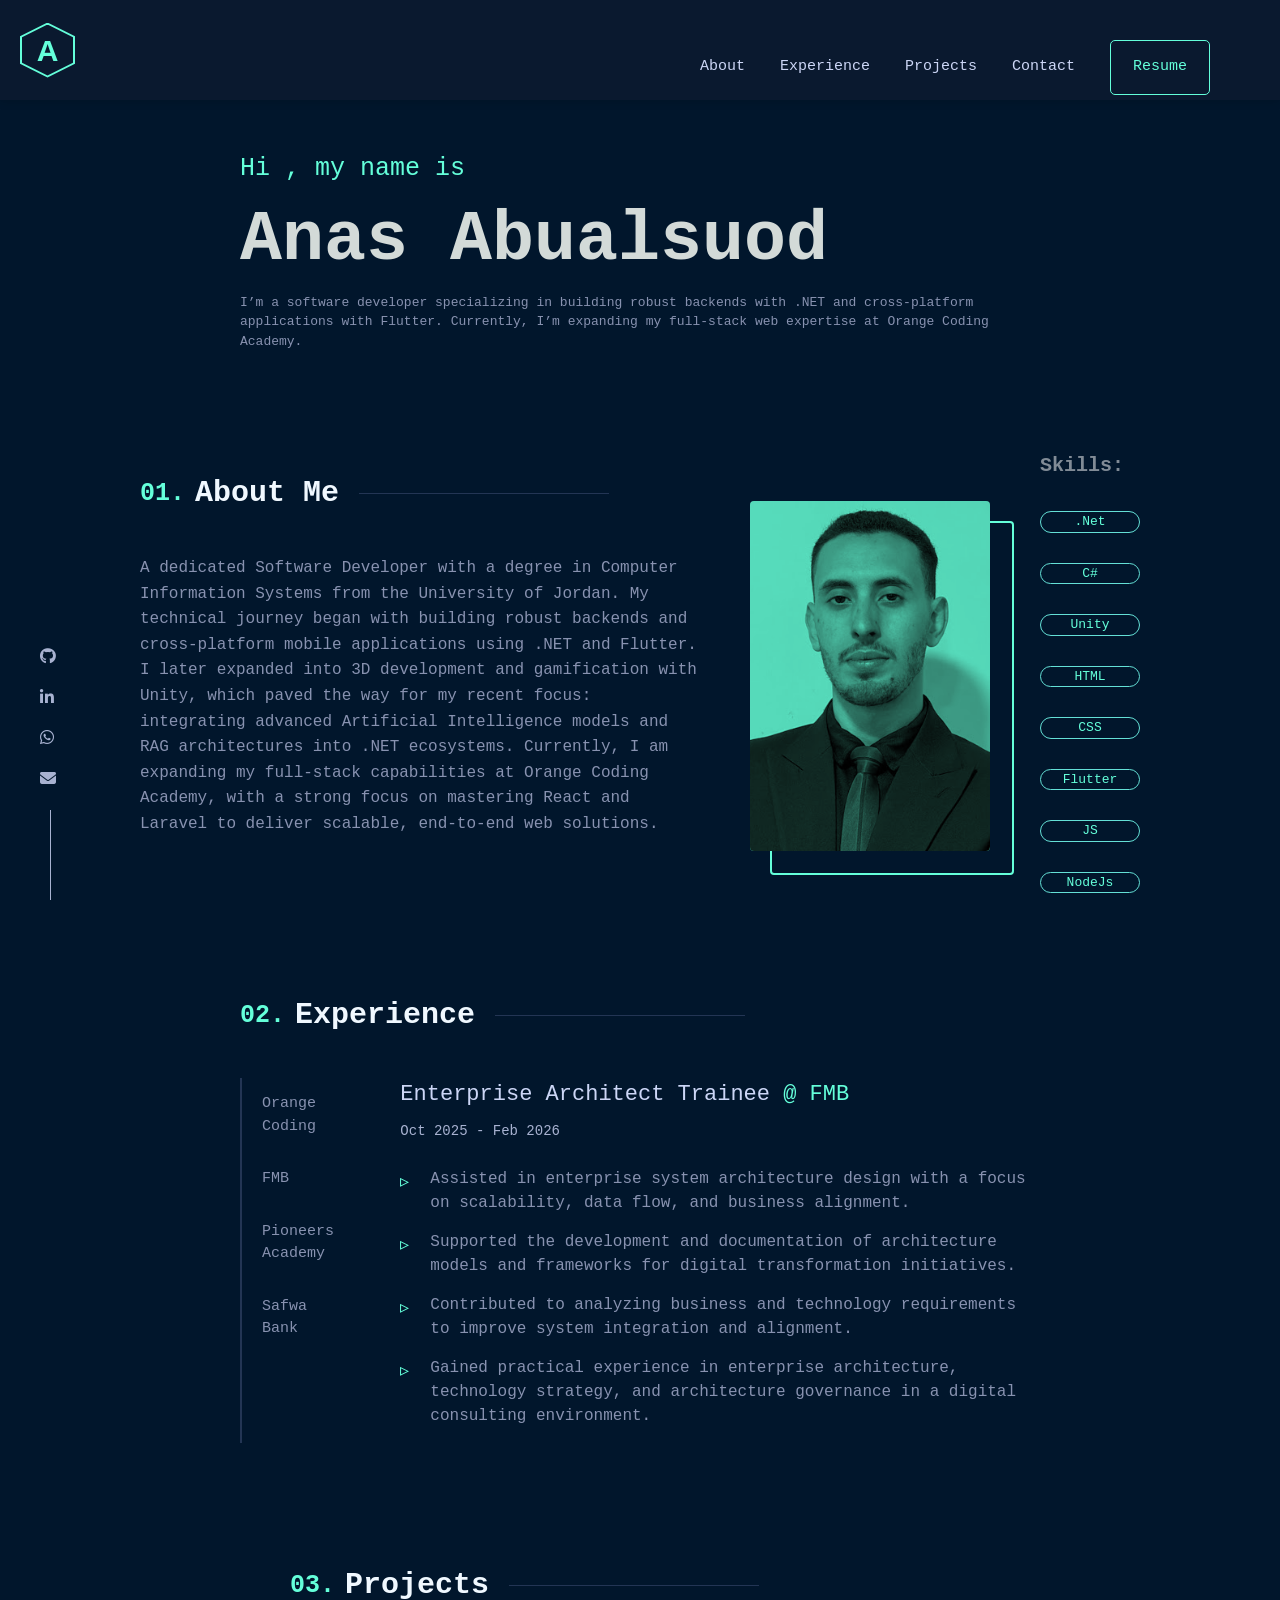
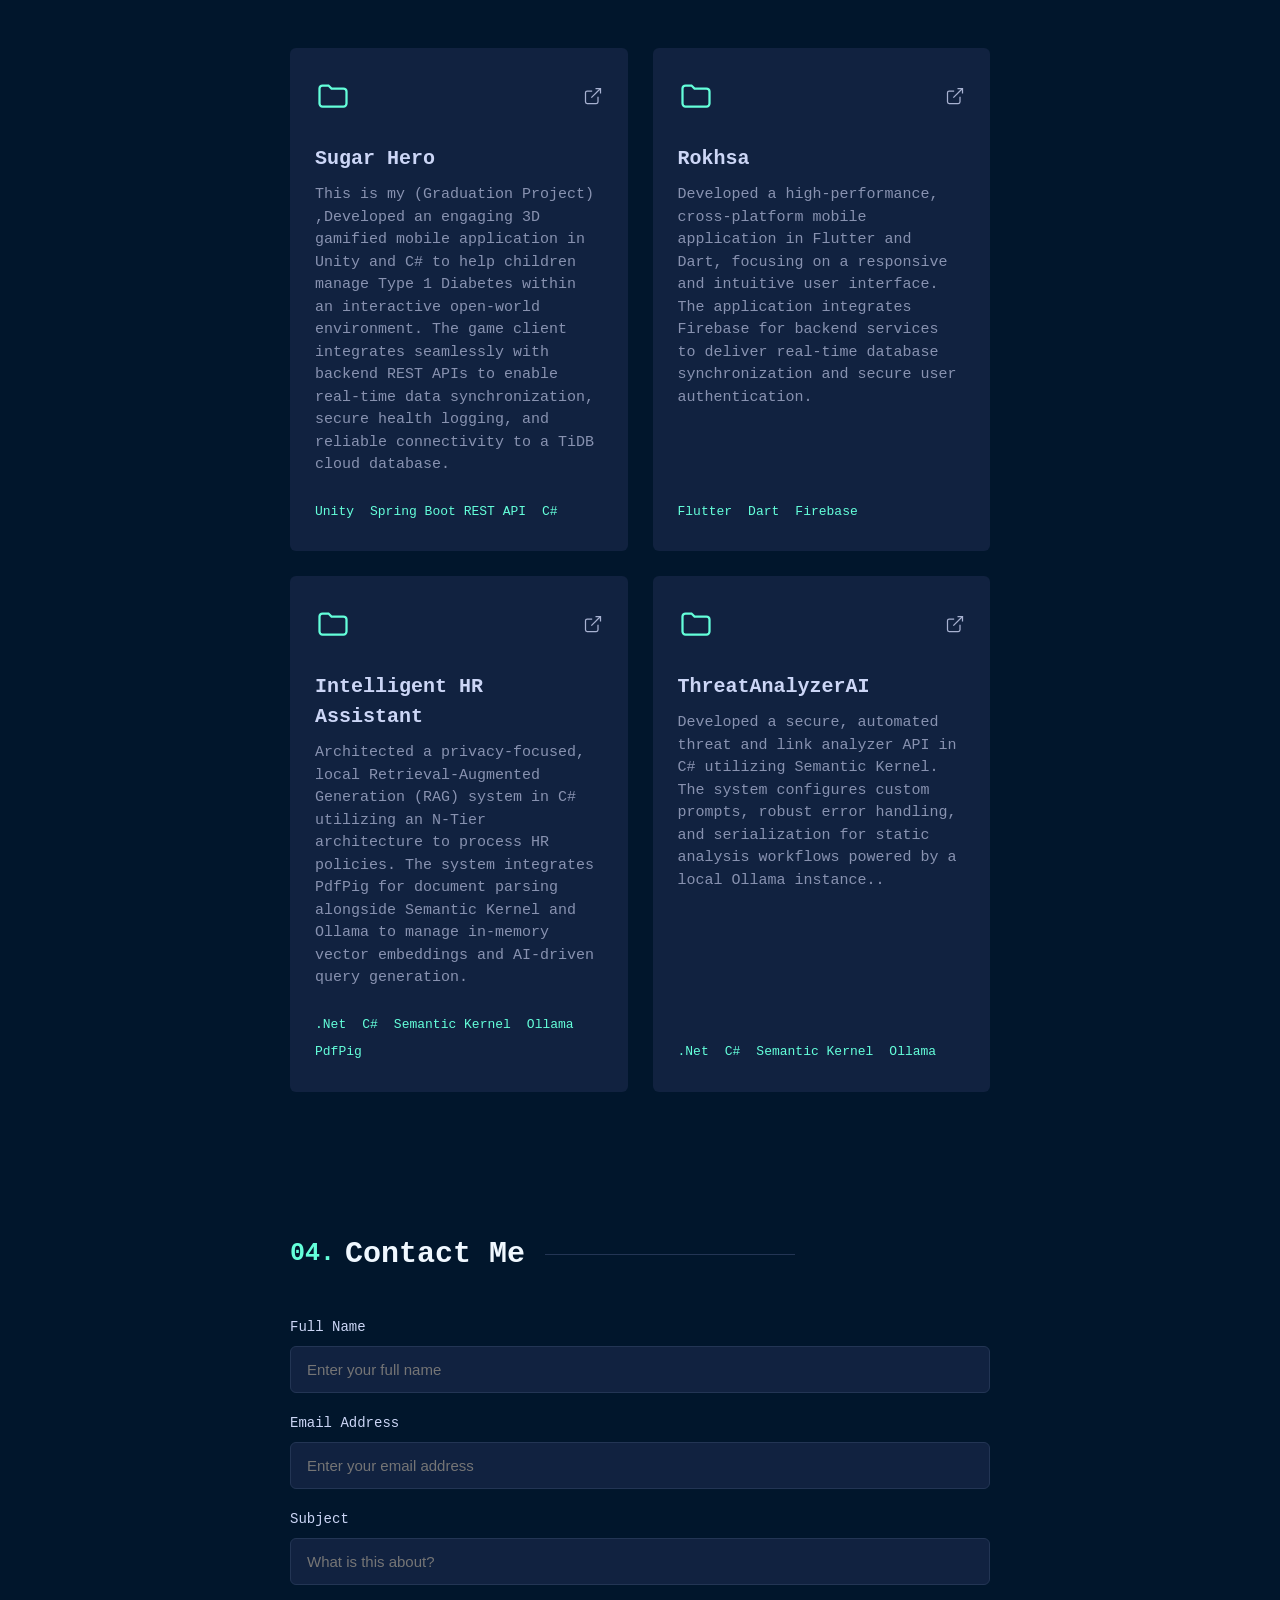
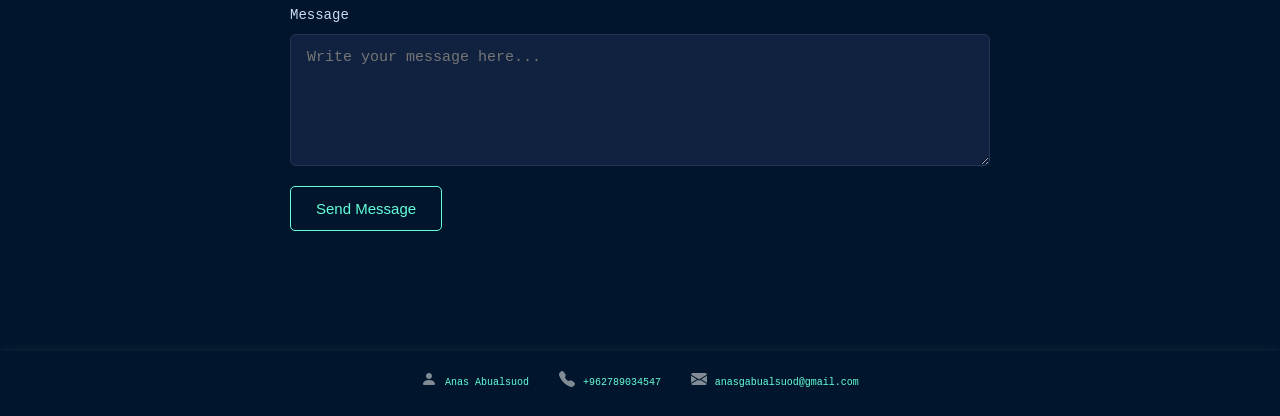
<file: index.html>
<!DOCTYPE html>
<html lang="en">

<head>
    <meta charset="UTF-8">
    <meta name="viewport" content="width=device-width, initial-scale=1.0">
    <title>Anas Abualsuod</title>
    <link rel="stylesheet" href="style.css">
    <link rel="stylesheet" href="https://cdnjs.cloudflare.com/ajax/libs/font-awesome/6.5.2/css/all.min.css">
    <link rel="icon" type="image/png" href=".\assets\logo2.png">
    <link rel="stylesheet" href="https://cdn.jsdelivr.net/npm/bootstrap-icons@1.11.3/font/bootstrap-icons.min.css">
</head>

<body>
    <header class="site-header">
        <div class="logo-container">
            <div class="logo">
                <div class="logo-char"><span class="span-text"></span> A</div>

            </div>

        </div>

        <nav class="nav-bar">
            <ul class="nav-list">
                <li>

                    <a href="#about">About</a>
                </li>

                <li>

                    <a href="#experience">Experience</a>
                </li>

                <li>

                    <a href="#projects">Projects</a>
                </li>

                <li>

                    <a href="#contact">Contact</a>
                </li>



                <li>
                    <a href="./files/Anas_Abualsuod_CV.pdf" class="resume-btn" download>
                        Resume
                    </a>
                </li>
            </ul>
        </nav>
    </header>

    <main>



        <div class="social-sidebar">

            <ul class="social-list">

                <li>
                    <a href="https://github.com/AGIAS911" target="_blank" rel="noopener noreferrer" title="github">
                        <i class="fa-brands fa-github"></i>
                    </a>
                </li>

                <li>
                    <a href="https://www.linkedin.com/in/anasalsuod/" target="_blank" rel="noopener noreferrer"
                        title="linkedin">
                        <i class="fa-brands fa-linkedin-in"></i>
                    </a>
                </li>

                <li>
                    <a href="https://wa.me/962789034547" target="_blank" rel="noopener noreferrer" title="whatsapp">
                        <i class="fa-brands fa-whatsapp"></i>
                    </a>
                </li>

                <li>
                    <a href="https://mail.google.com/mail/?view=cm&fs=1&to=anasgabualsuod@gmail.com" target="_blank"
                        rel="noopener noreferrer" title="Email">
                        <i class="fa-solid fa-envelope"></i>
                    </a>
                </li>

            </ul>

        </div>


        <section class="section-content">

            <div class="hero">

                <p class="intro"><span class="span-text">Hi , my name is</span> </p>
                <h1> <span class="span-name">Anas Abualsuod</span></h1>
                <p class="description">
                   
                    I’m a software developer specializing in building robust backends with .NET and cross-platform applications with Flutter. Currently, I’m expanding my full-stack web expertise at Orange Coding Academy.


                </p>
            </div>
        </section>

        <section class="section-container" id="about">

            <div class="section-content">

                <h3>
                    <span class="span-text">01.</span> About Me
                </h3>

                <p class="p-about">
                   A dedicated Software Developer with a degree in Computer Information Systems from the University of Jordan. My technical journey began with building robust backends and cross-platform mobile applications using .NET and Flutter. I later expanded into 3D development and gamification with Unity, which paved the way for my recent focus: integrating advanced Artificial Intelligence models and RAG architectures into .NET ecosystems. Currently, I am expanding my full-stack capabilities at Orange Coding Academy, with a strong focus on mastering React and Laravel to deliver scalable, end-to-end web solutions.
                </p>

            </div>

            <div class="image-wrapper">
                <img src="./assets/myPic.jpg" alt="Anas Profile">
            </div>


            <div class="grid-container">
                <h4>Skills:</h4>
                <div class="grid-card">.Net</div>
                <div class="grid-card">C#</div>
                <div class="grid-card">Unity</div>
                <div class="grid-card">HTML</div>
                <div class="grid-card">CSS</div>
                <div class="grid-card">Flutter</div>
                <div class="grid-card">JS</div>
                <div class="grid-card">NodeJs</div>
            </div>

        </section>







        <section class="section-content" id="experience">

            <h3>
                <span class="span-text">02.</span> Experience
            </h3>


            <div class="jobs-container">

                <div class="tabs-list">
                    <a href="#job3" class="tab-button">Orange Coding</a>
                    <a href="#job1" class="tab-button">FMB</a>
                    <a href="#job4" class="tab-button">Pioneers Academy</a>
                    <a href="#job2" class="tab-button">Safwa Bank</a>

                </div>

                <div class="tab-panels">

                    <div class="tab-panel" id="job1">
                        <h4>Enterprise Architect Trainee <span class="company">@ FMB</span></h4>
                        <p class="date">Oct 2025 - Feb 2026</p>
                        <ul class="job-details">
                            <li>Assisted in enterprise system architecture design with a focus on scalability, data
                                flow, and business alignment.</li>

                            <li>Supported the development and documentation of architecture models and frameworks for
                                digital transformation initiatives.</li>

                            <li>Contributed to analyzing business and technology requirements to improve system
                                integration and alignment.</li>

                            <li>Gained practical experience in enterprise architecture, technology strategy, and
                                architecture governance in a digital consulting environment.</li>

                        </ul>
                    </div>

                    <div class="tab-panel" id="job2">
                        <h4>Future Stars Trainee <span class="company">@ Safwa Bank</span></h4>
                        <p class="date">Aug 2025 - Sep 2025</p>
                        <ul class="job-details">
                            <li>Completed practical training at Souq Bab Al Madina Branch.</li>
                            <li>Gained experience in banking operations and customer service.</li>
                            <li>Worked with the branch team and participated in daily banking activities.</li>
                            <li>Achieved third place across all Safwa Islamic Bank branches.</li>
                        </ul>
                    </div>

                    <div class="tab-panel" id="job3">
                        <h4>Full Stack Developer <span class="company">@ Orange Coding Academy</span></h4>
                        <p class="date">Sep 2026 - Present</p>
                        <ul class="job-details">
                            <li>Building full-stack web applications using modern development technologies.</li>
                            <li>Developing responsive user interfaces using HTML, CSS, JS and React.</li>
                            <li>Working with backend technologies including PHP and Laravel.</li>
                            <li>Learning software architecture, APIs, UX, QA, databases, and deployment practices.</li>
                        </ul>
                    </div>
                    <div class="tab-panel" id="job4">
                        <h4>Back-End Trainee <span class="company">@ Pioneers Academy </span></h4>
                        <p class="date">Jul 2025 - Oct 2025</p>
                        <ul class="job-details">
                            <li>Developed scalable backend architectures and robust RESTful APIs using C# and ASP.NET
                                Core.</li>

                            <li>Applied software development lifecycle (SDLC) best practices throughout the development
                                process.</li>

                            <li>Worked with relational databases to design and manage application data.</li>

                            <li>Completed an intensive 72-hour practical project under expert supervision, applying
                                backend development concepts in a real-world environment.</li>
                        </ul>
                    </div>

                </div>
            </div>

        </section>





        <section class="section-container" id="projects">

            <div class="section-content">
                <h3>
                    <span class="span-text">03.</span> Projects
                </h3>

                <div class="projects-grid">

                    <a href="https://github.com/AGIAS911/Sugar-hero.git" target="_blank" rel="noopener noreferrer"
                        class="project-card">
                        <div class="project-header">
                            <svg class="folder-icon" xmlns="http://www.w3.org/2000/svg" viewBox="0 0 24 24" fill="none"
                                stroke="currentColor" stroke-width="1.5">
                                <path d="M3 7a2 2 0 0 1 2-2h4l2 2h8a2 2 0 0 1 2 2v8a2 2 0 0 1-2 2H5a2 2 0 0 1-2-2V7z" />
                            </svg>
                            <svg class="external-icon" xmlns="http://www.w3.org/2000/svg" viewBox="0 0 24 24"
                                fill="none" stroke="currentColor" stroke-width="1.5">
                                <path d="M18 13v6a2 2 0 0 1-2 2H5a2 2 0 0 1-2-2V8a2 2 0 0 1 2-2h6" />
                                <path d="M15 3h6v6" />
                                <path d="M10 14 21 3" />
                            </svg>
                        </div>

                        <h4 class="project-title">Sugar Hero
                        </h4>
                        <p class="project-desc">This is my (Graduation Project) ,Developed an engaging 3D gamified
                            mobile
                            application in Unity and C# to help children manage Type 1 Diabetes within an interactive
                            open-world
                            environment. The game client integrates seamlessly with backend REST APIs to enable
                            real-time data
                            synchronization, secure health logging, and reliable connectivity to a TiDB cloud database.
                        </p>

                        <ul class="project-tech">
                            <li>Unity</li>
                            <li>Spring Boot REST API</li>
                            <li>C#</li>
                        </ul>
                    </a>

                    <a href="https://github.com/AGIAS911/Rokhsa.git" target="_blank" rel="noopener noreferrer"
                        class="project-card">
                        <div class="project-header">
                            <svg class="folder-icon" xmlns="http://www.w3.org/2000/svg" viewBox="0 0 24 24" fill="none"
                                stroke="currentColor" stroke-width="1.5">
                                <path d="M3 7a2 2 0 0 1 2-2h4l2 2h8a2 2 0 0 1 2 2v8a2 2 0 0 1-2 2H5a2 2 0 0 1-2-2V7z" />
                            </svg>
                            <svg class="external-icon" xmlns="http://www.w3.org/2000/svg" viewBox="0 0 24 24"
                                fill="none" stroke="currentColor" stroke-width="1.5">
                                <path d="M18 13v6a2 2 0 0 1-2 2H5a2 2 0 0 1-2-2V8a2 2 0 0 1 2-2h6" />
                                <path d="M15 3h6v6" />
                                <path d="M10 14 21 3" />
                            </svg>
                        </div>

                        <h4 class="project-title">Rokhsa
                        </h4>
                        <p class="project-desc">Developed a high-performance, cross-platform mobile application in
                            Flutter and
                            Dart, focusing on a responsive and intuitive user interface. The application integrates
                            Firebase for
                            backend services to deliver real-time database synchronization and secure user
                            authentication.</p>

                        <ul class="project-tech">
                            <li>Flutter</li>
                            <li>Dart</li>
                            <li>Firebase</li>
                        </ul>
                    </a>

                    <a href="https://github.com/AGIAS911/SmartHr.git" target="_blank" rel="noopener noreferrer"
                        class="project-card">
                        <div class="project-header">
                            <svg class="folder-icon" xmlns="http://www.w3.org/2000/svg" viewBox="0 0 24 24" fill="none"
                                stroke="currentColor" stroke-width="1.5">
                                <path d="M3 7a2 2 0 0 1 2-2h4l2 2h8a2 2 0 0 1 2 2v8a2 2 0 0 1-2 2H5a2 2 0 0 1-2-2V7z" />
                            </svg>
                            <svg class="external-icon" xmlns="http://www.w3.org/2000/svg" viewBox="0 0 24 24"
                                fill="none" stroke="currentColor" stroke-width="1.5">
                                <path d="M18 13v6a2 2 0 0 1-2 2H5a2 2 0 0 1-2-2V8a2 2 0 0 1 2-2h6" />
                                <path d="M15 3h6v6" />
                                <path d="M10 14 21 3" />
                            </svg>
                        </div>

                        <h4 class="project-title">Intelligent HR Assistant</h4>
                        <p class="project-desc">Architected a privacy-focused, local Retrieval-Augmented Generation
                            (RAG) system
                            in C# utilizing an N-Tier architecture to process HR policies. The system integrates PdfPig
                            for
                            document parsing alongside Semantic Kernel and Ollama to manage in-memory vector embeddings
                            and
                            AI-driven query generation.</p>

                        <ul class="project-tech">
                            <li>.Net</li>
                            <li>C#</li>
                            <li>Semantic Kernel</li>
                            <li>Ollama</li>
                            <li>PdfPig</li>
                        </ul>
                    </a>
                    <a href="https://github.com/AGIAS911/ThreatAnalyzerAI.git" target="_blank" rel="noopener noreferrer"
                        class="project-card">
                        <div class="project-header">
                            <svg class="folder-icon" xmlns="http://www.w3.org/2000/svg" viewBox="0 0 24 24" fill="none"
                                stroke="currentColor" stroke-width="1.5">
                                <path d="M3 7a2 2 0 0 1 2-2h4l2 2h8a2 2 0 0 1 2 2v8a2 2 0 0 1-2 2H5a2 2 0 0 1-2-2V7z" />
                            </svg>
                            <svg class="external-icon" xmlns="http://www.w3.org/2000/svg" viewBox="0 0 24 24"
                                fill="none" stroke="currentColor" stroke-width="1.5">
                                <path d="M18 13v6a2 2 0 0 1-2 2H5a2 2 0 0 1-2-2V8a2 2 0 0 1 2-2h6" />
                                <path d="M15 3h6v6" />
                                <path d="M10 14 21 3" />
                            </svg>
                        </div>

                        <h4 class="project-title">ThreatAnalyzerAI
                        </h4>
                        <p class="project-desc">Developed a secure, automated threat and link analyzer API in C#
                            utilizing Semantic Kernel. The system configures custom prompts, robust error handling, and
                            serialization for static analysis workflows powered by a local Ollama instance..</p>

                        <ul class="project-tech">
                            <li>.Net</li>
                            <li>C#</li>
                            <li>Semantic Kernel</li>
                            <li>Ollama</li>

                        </ul>
                    </a>


                </div>

            </div>

        </section>

        <section class="section-container" id="contact">

            <div class="section-content">

                <h3>
                    <span class="span-text">04.</span> Contact Me
                </h3>

                <form class="contact-form">

                    <div class="form-group">
                        <label for="fullName">Full Name</label>
                        <input type="text" id="fullName" name="fullName" placeholder="Enter your full name" required>
                    </div>

                    <div class="form-group">
                        <label for="email">Email Address</label>
                        <input type="email" id="email" name="email" placeholder="Enter your email address" required>
                    </div>

                    <div class="form-group">
                        <label for="subject">Subject</label>
                        <input type="text" id="subject" name="subject" placeholder="What is this about?" required>
                    </div>

                    <div class="form-group">
                        <label for="message">Message</label>
                        <textarea id="message" name="message" rows="6" placeholder="Write your message here..."
                            required></textarea>
                    </div>

                    <button type="submit" class="submit-button">
                        Send Message
                    </button>

                </form>





            </div>



        </section>

    </main>

  <footer>
        <div class="footer-container">
            <p><i class="bi bi-person-fill me-2"></i>  <span class="span-text">Anas Abualsuod</span></p>
            <p><i class="bi bi-telephone-fill me-2"></i>  <span class="span-text">+962789034547</span></p>
            <p><i class="bi bi-envelope-fill me-2"></i>  <span class="span-text">anasgabualsuod@gmail.com</span></p>
        </div>
    </footer>
</body>

</html>
</file>
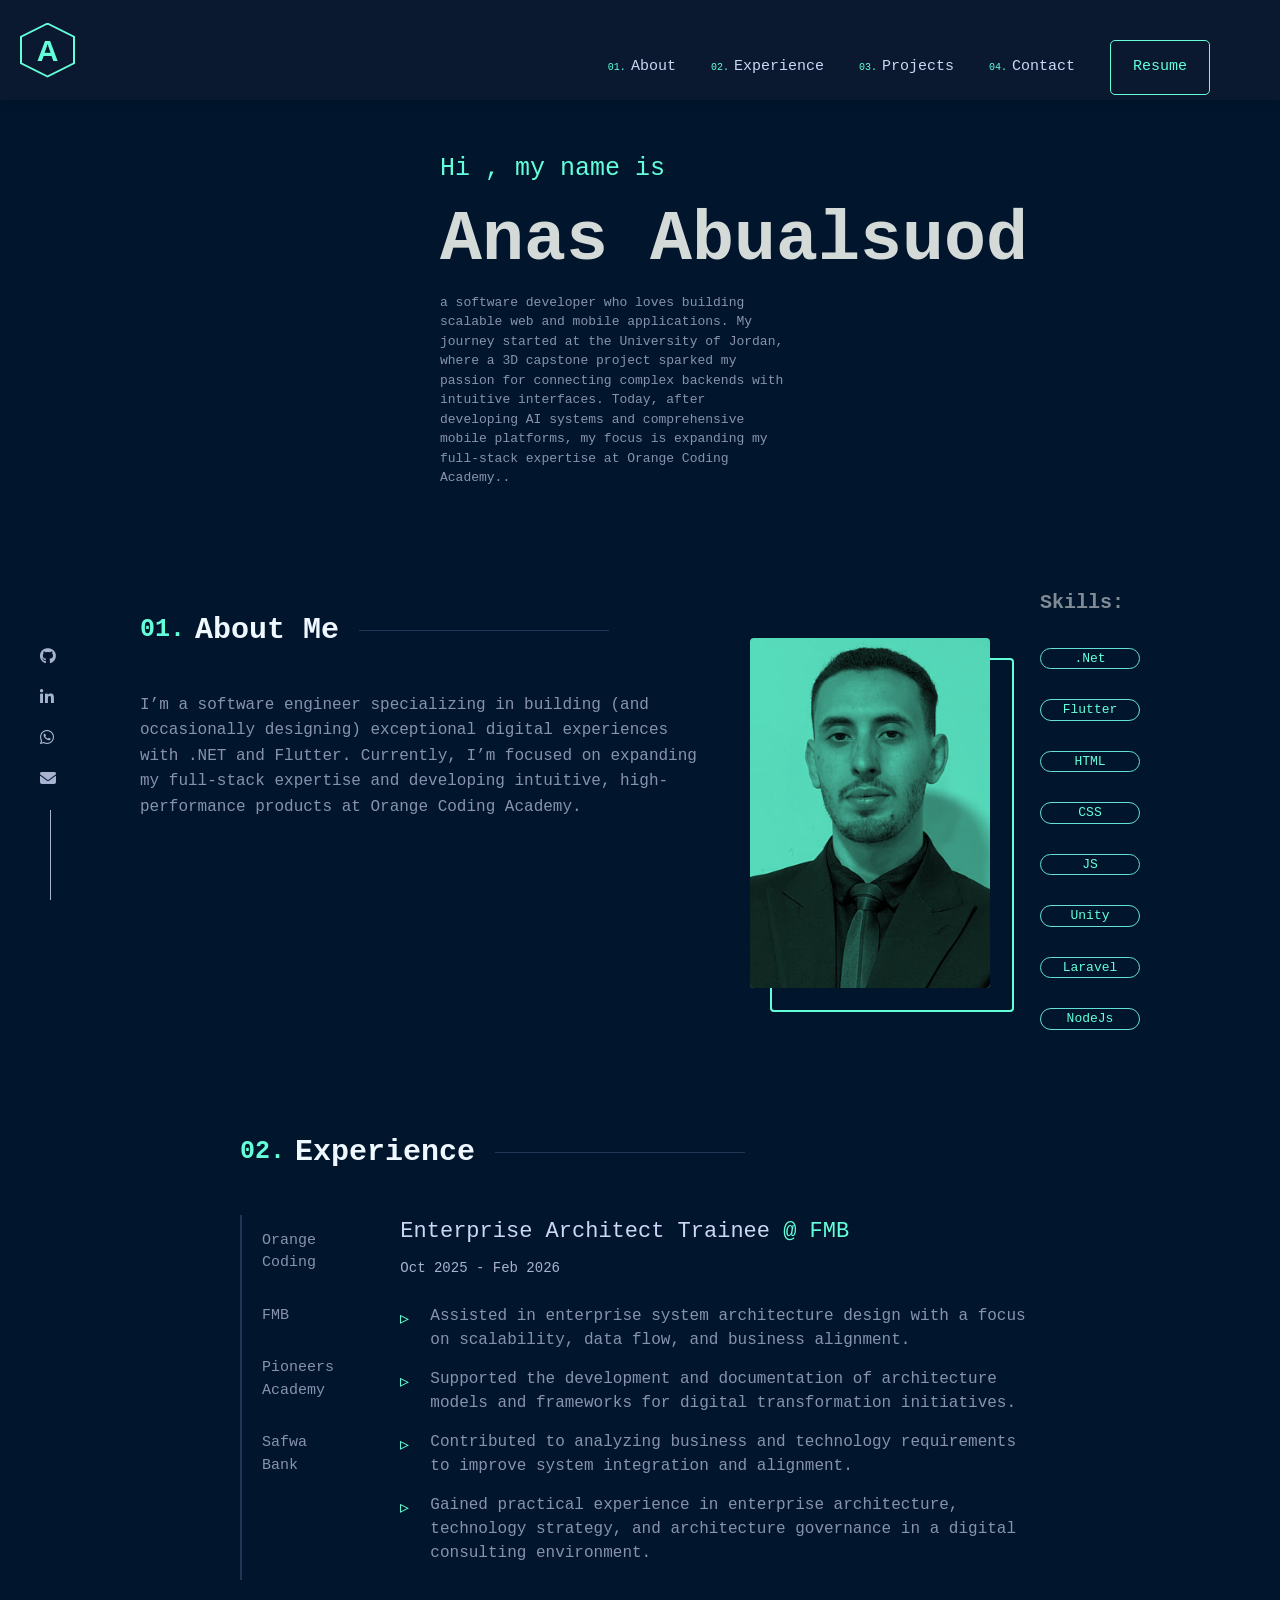
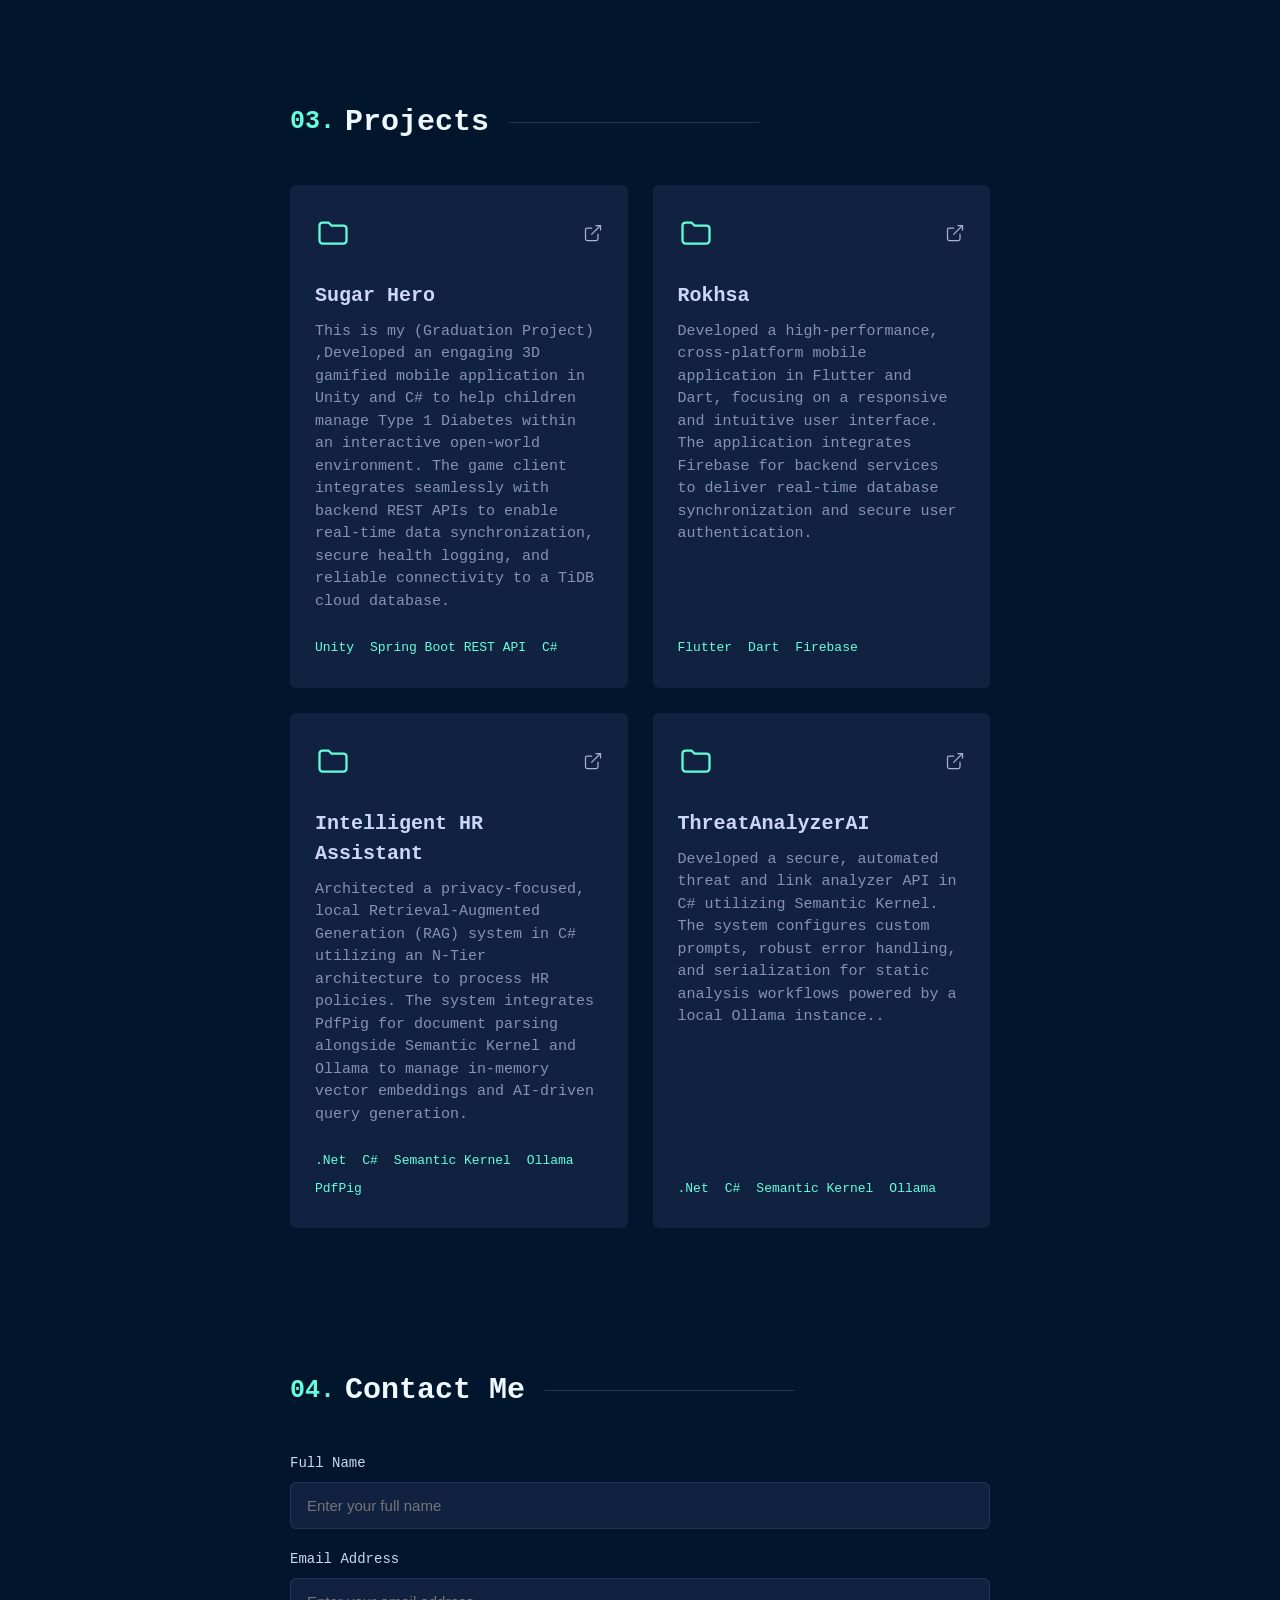
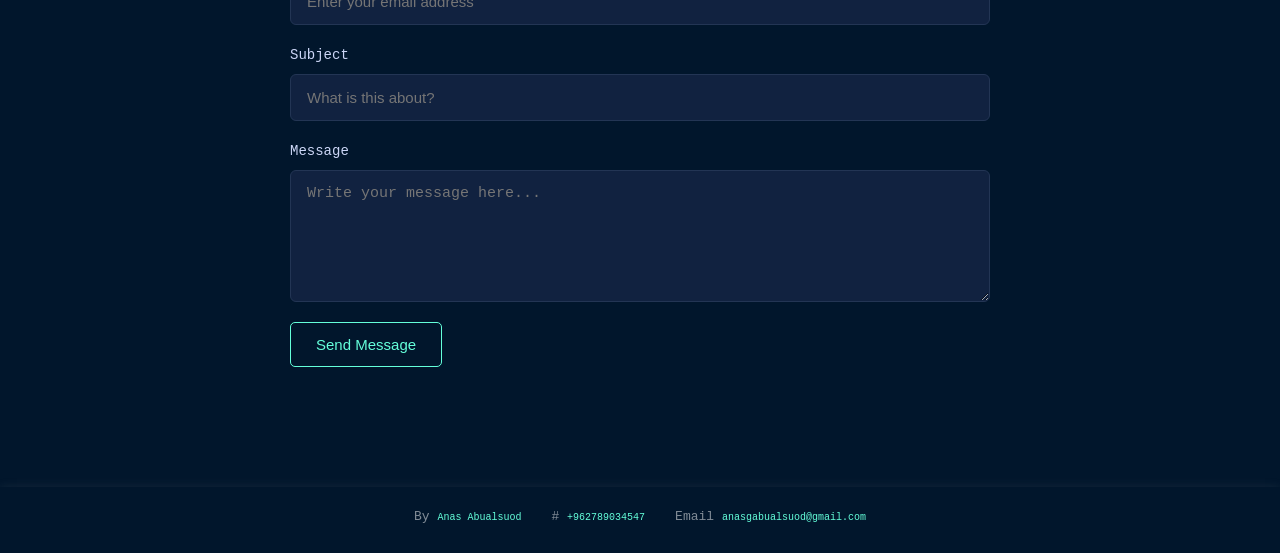
<file: project/index.html>
<!DOCTYPE html>
<html lang="en">

<head>
    <meta charset="UTF-8">
    <meta name="viewport" content="width=device-width, initial-scale=1.0">
    <title>Anas Abualsuod</title>
    <link rel="stylesheet" href="style.css">
    <link rel="stylesheet" href="https://cdnjs.cloudflare.com/ajax/libs/font-awesome/6.5.2/css/all.min.css">
    <link rel="icon" type="image/png" href="..\assets\logo2.png">
</head>

<body>
    <header class="site-header">
        <div class="logo-container">
            <div class="logo">
                <div class="logo-char"><span class="span-text"></span> A</div>

            </div>

        </div>

        <nav class="nav-bar">
            <ul class="nav-list">
                <li>
                    <span class="span-text">01.</span>
                    <a href="#about">About</a>
                </li>

                <li>
                    <span class="span-text">02.</span>
                    <a href="#experience">Experience</a>
                </li>

                <li>
                    <span class="span-text">03.</span>
                    <a href="#projects">Projects</a>
                </li>

                <li>
                    <span class="span-text">04.</span>
                    <a href="#contact">Contact</a>
                </li>



                <li>
                    <a href="../files/Anas_Abualsuod_CV.pdf" class="resume-btn" download>
                        Resume
                    </a>
                </li>
            </ul>
        </nav>
    </header>

    <main>



        <div class="social-sidebar">

            <ul class="social-list">

                <li>
                    <a href="https://github.com/AGIAS911" target="_blank" rel="noopener noreferrer" title="github">
                        <i class="fa-brands fa-github"></i>
                    </a>
                </li>

                <li>
                    <a href="https://www.linkedin.com/in/anasalsuod/" target="_blank" rel="noopener noreferrer"
                        title="linkedin">
                        <i class="fa-brands fa-linkedin-in"></i>
                    </a>
                </li>

                <li>
                    <a href="https://wa.me/962789034547" target="_blank" rel="noopener noreferrer" title="whatsapp">
                        <i class="fa-brands fa-whatsapp"></i>
                    </a>
                </li>

                <li>
                    <a href="https://mail.google.com/mail/?view=cm&fs=1&to=anasgabualsuod@gmail.com" target="_blank"
                        rel="noopener noreferrer" title="Email">
                        <i class="fa-solid fa-envelope"></i>
                    </a>
                </li>

            </ul>

        </div>


        <section class="section-content">

            <div class="hero">

                <p class="intro"><span class="span-text">Hi , my name is</span> </p>
                <h1> <span class="span-name">Anas Abualsuod</span></h1>
                <p class="description">
                    a software developer who loves building scalable web and mobile applications. My
                    journey started at the University of Jordan, where a 3D capstone project sparked my passion for
                    connecting complex backends with intuitive interfaces. Today, after developing AI systems and
                    comprehensive mobile platforms, my focus is expanding my full-stack expertise at Orange Coding
                    Academy..
                </p>
            </div>
        </section>

        <section class="section-container" id="about">

            <div class="section-content">

                <h3>
                    <span class="span-text">01.</span> About Me
                </h3>

                <p class="p-about">
                    I’m a software engineer specializing in building (and occasionally designing) exceptional digital
                    experiences with .NET and Flutter. Currently, I’m focused on expanding my full-stack expertise and
                    developing intuitive, high-performance products at Orange Coding Academy.
                </p>

            </div>

            <div class="image-wrapper">
                <img src="../assets/myPic.jpg" alt="Anas Profile">
            </div>


            <div class="grid-container">
                <h4>Skills:</h4>
                <div class="grid-card">.Net</div>
                <div class="grid-card">Flutter</div>
                <div class="grid-card">HTML</div>
                <div class="grid-card">CSS</div>
                <div class="grid-card">JS</div>
                <div class="grid-card">Unity</div>
                <div class="grid-card">Laravel</div>
                <div class="grid-card">NodeJs</div>
            </div>

        </section>







        <section class="section-content" id="experience">

            <h3>
                <span class="span-text">02.</span> Experience
            </h3>


            <div class="jobs-container">

                <div class="tabs-list">
                    <a href="#job3" class="tab-button">Orange Coding</a>
                    <a href="#job1" class="tab-button">FMB</a>
                    <a href="#job4" class="tab-button">Pioneers Academy</a>
                    <a href="#job2" class="tab-button">Safwa Bank</a>

                </div>

                <div class="tab-panels">

                    <div class="tab-panel" id="job1">
                        <h4>Enterprise Architect Trainee <span class="company">@ FMB</span></h4>
                        <p class="date">Oct 2025 - Feb 2026</p>
                        <ul class="job-details">
                            <li>Assisted in enterprise system architecture design with a focus on scalability, data
                                flow, and business alignment.</li>

                            <li>Supported the development and documentation of architecture models and frameworks for
                                digital transformation initiatives.</li>

                            <li>Contributed to analyzing business and technology requirements to improve system
                                integration and alignment.</li>

                            <li>Gained practical experience in enterprise architecture, technology strategy, and
                                architecture governance in a digital consulting environment.</li>

                        </ul>
                    </div>

                    <div class="tab-panel" id="job2">
                        <h4>Future Stars Trainee <span class="company">@ Safwa Bank</span></h4>
                        <p class="date">Aug 2025 - Sep 2025</p>
                        <ul class="job-details">
                            <li>Completed practical training at Souq Bab Al Madina Branch.</li>
                            <li>Gained experience in banking operations and customer service.</li>
                            <li>Worked with the branch team and participated in daily banking activities.</li>
                            <li>Achieved third place across all Safwa Islamic Bank branches.</li>
                        </ul>
                    </div>

                    <div class="tab-panel" id="job3">
                        <h4>Full Stack Developer <span class="company">@ Orange Coding Academy</span></h4>
                        <p class="date">Sep 2026 - Present</p>
                        <ul class="job-details">
                            <li>Building full-stack web applications using modern development technologies.</li>
                            <li>Developing responsive user interfaces using HTML, CSS, JS and React.</li>
                            <li>Working with backend technologies including PHP and Laravel.</li>
                            <li>Learning software architecture, APIs, UX, QA, databases, and deployment practices.</li>
                        </ul>
                    </div>
                    <div class="tab-panel" id="job4">
                        <h4>Back-End Trainee <span class="company">@ Pioneers Academy </span></h4>
                        <p class="date">Jul 2025 - Oct 2025</p>
                        <ul class="job-details">
                            <li>Developed scalable backend architectures and robust RESTful APIs using C# and ASP.NET
                                Core.</li>

                            <li>Applied software development lifecycle (SDLC) best practices throughout the development
                                process.</li>

                            <li>Worked with relational databases to design and manage application data.</li>

                            <li>Completed an intensive 72-hour practical project under expert supervision, applying
                                backend development concepts in a real-world environment.</li>
                        </ul>
                    </div>

                </div>
            </div>

        </section>





        <section class="section-container" id="projects">

            <div class="section-content">
                <h3>
                    <span class="span-text">03.</span> Projects
                </h3>

                <div class="projects-grid">

                    <a href="https://github.com/AGIAS911/Sugar-hero.git" target="_blank" rel="noopener noreferrer"
                        class="project-card">
                        <div class="project-header">
                            <svg class="folder-icon" xmlns="http://www.w3.org/2000/svg" viewBox="0 0 24 24" fill="none"
                                stroke="currentColor" stroke-width="1.5">
                                <path d="M3 7a2 2 0 0 1 2-2h4l2 2h8a2 2 0 0 1 2 2v8a2 2 0 0 1-2 2H5a2 2 0 0 1-2-2V7z" />
                            </svg>
                            <svg class="external-icon" xmlns="http://www.w3.org/2000/svg" viewBox="0 0 24 24"
                                fill="none" stroke="currentColor" stroke-width="1.5">
                                <path d="M18 13v6a2 2 0 0 1-2 2H5a2 2 0 0 1-2-2V8a2 2 0 0 1 2-2h6" />
                                <path d="M15 3h6v6" />
                                <path d="M10 14 21 3" />
                            </svg>
                        </div>

                        <h4 class="project-title">Sugar Hero
                        </h4>
                        <p class="project-desc">This is my (Graduation Project) ,Developed an engaging 3D gamified
                            mobile
                            application in Unity and C# to help children manage Type 1 Diabetes within an interactive
                            open-world
                            environment. The game client integrates seamlessly with backend REST APIs to enable
                            real-time data
                            synchronization, secure health logging, and reliable connectivity to a TiDB cloud database.
                        </p>

                        <ul class="project-tech">
                            <li>Unity</li>
                            <li>Spring Boot REST API</li>
                            <li>C#</li>
                        </ul>
                    </a>

                    <a href="https://github.com/AGIAS911/Rokhsa.git" target="_blank" rel="noopener noreferrer"
                        class="project-card">
                        <div class="project-header">
                            <svg class="folder-icon" xmlns="http://www.w3.org/2000/svg" viewBox="0 0 24 24" fill="none"
                                stroke="currentColor" stroke-width="1.5">
                                <path d="M3 7a2 2 0 0 1 2-2h4l2 2h8a2 2 0 0 1 2 2v8a2 2 0 0 1-2 2H5a2 2 0 0 1-2-2V7z" />
                            </svg>
                            <svg class="external-icon" xmlns="http://www.w3.org/2000/svg" viewBox="0 0 24 24"
                                fill="none" stroke="currentColor" stroke-width="1.5">
                                <path d="M18 13v6a2 2 0 0 1-2 2H5a2 2 0 0 1-2-2V8a2 2 0 0 1 2-2h6" />
                                <path d="M15 3h6v6" />
                                <path d="M10 14 21 3" />
                            </svg>
                        </div>

                        <h4 class="project-title">Rokhsa
                        </h4>
                        <p class="project-desc">Developed a high-performance, cross-platform mobile application in
                            Flutter and
                            Dart, focusing on a responsive and intuitive user interface. The application integrates
                            Firebase for
                            backend services to deliver real-time database synchronization and secure user
                            authentication.</p>

                        <ul class="project-tech">
                            <li>Flutter</li>
                            <li>Dart</li>
                            <li>Firebase</li>
                        </ul>
                    </a>

                    <a href="https://github.com/AGIAS911/SmartHr.git" target="_blank" rel="noopener noreferrer"
                        class="project-card">
                        <div class="project-header">
                            <svg class="folder-icon" xmlns="http://www.w3.org/2000/svg" viewBox="0 0 24 24" fill="none"
                                stroke="currentColor" stroke-width="1.5">
                                <path d="M3 7a2 2 0 0 1 2-2h4l2 2h8a2 2 0 0 1 2 2v8a2 2 0 0 1-2 2H5a2 2 0 0 1-2-2V7z" />
                            </svg>
                            <svg class="external-icon" xmlns="http://www.w3.org/2000/svg" viewBox="0 0 24 24"
                                fill="none" stroke="currentColor" stroke-width="1.5">
                                <path d="M18 13v6a2 2 0 0 1-2 2H5a2 2 0 0 1-2-2V8a2 2 0 0 1 2-2h6" />
                                <path d="M15 3h6v6" />
                                <path d="M10 14 21 3" />
                            </svg>
                        </div>

                        <h4 class="project-title">Intelligent HR Assistant</h4>
                        <p class="project-desc">Architected a privacy-focused, local Retrieval-Augmented Generation
                            (RAG) system
                            in C# utilizing an N-Tier architecture to process HR policies. The system integrates PdfPig
                            for
                            document parsing alongside Semantic Kernel and Ollama to manage in-memory vector embeddings
                            and
                            AI-driven query generation.</p>

                        <ul class="project-tech">
                            <li>.Net</li>
                            <li>C#</li>
                            <li>Semantic Kernel</li>
                            <li>Ollama</li>
                            <li>PdfPig</li>
                        </ul>
                    </a>
                    <a href="https://github.com/AGIAS911/ThreatAnalyzerAI.git" target="_blank" rel="noopener noreferrer"
                        class="project-card">
                        <div class="project-header">
                            <svg class="folder-icon" xmlns="http://www.w3.org/2000/svg" viewBox="0 0 24 24" fill="none"
                                stroke="currentColor" stroke-width="1.5">
                                <path d="M3 7a2 2 0 0 1 2-2h4l2 2h8a2 2 0 0 1 2 2v8a2 2 0 0 1-2 2H5a2 2 0 0 1-2-2V7z" />
                            </svg>
                            <svg class="external-icon" xmlns="http://www.w3.org/2000/svg" viewBox="0 0 24 24"
                                fill="none" stroke="currentColor" stroke-width="1.5">
                                <path d="M18 13v6a2 2 0 0 1-2 2H5a2 2 0 0 1-2-2V8a2 2 0 0 1 2-2h6" />
                                <path d="M15 3h6v6" />
                                <path d="M10 14 21 3" />
                            </svg>
                        </div>

                        <h4 class="project-title">ThreatAnalyzerAI
                        </h4>
                        <p class="project-desc">Developed a secure, automated threat and link analyzer API in C#
                            utilizing Semantic Kernel. The system configures custom prompts, robust error handling, and
                            serialization for static analysis workflows powered by a local Ollama instance..</p>

                        <ul class="project-tech">
                            <li>.Net</li>
                            <li>C#</li>
                            <li>Semantic Kernel</li>
                            <li>Ollama</li>

                        </ul>
                    </a>


                </div>

            </div>

        </section>

        <section class="section-container" id="contact">

            <div class="section-content">

                <h3>
                    <span class="span-text">04.</span> Contact Me
                </h3>

                <form class="contact-form">

                    <div class="form-group">
                        <label for="fullName">Full Name</label>
                        <input type="text" id="fullName" name="fullName" placeholder="Enter your full name" required>
                    </div>

                    <div class="form-group">
                        <label for="email">Email Address</label>
                        <input type="email" id="email" name="email" placeholder="Enter your email address" required>
                    </div>

                    <div class="form-group">
                        <label for="subject">Subject</label>
                        <input type="text" id="subject" name="subject" placeholder="What is this about?" required>
                    </div>

                    <div class="form-group">
                        <label for="message">Message</label>
                        <textarea id="message" name="message" rows="6" placeholder="Write your message here..."
                            required></textarea>
                    </div>

                    <button type="submit" class="submit-button">
                        Send Message
                    </button>

                </form>





            </div>



        </section>

    </main>

    <footer>
        <div class="footer-container">
            <p> By <span class="span-text">Anas Abualsuod</span></p>
            <p> # <span class="span-text">+962789034547</span></p>
            <p> Email <span class="span-text">anasgabualsuod@gmail.com</span></p>
        </div>
    </footer>
</body>

</html>
</file>
<file: style.css>
* {
    box-sizing: border-box;
    margin: 0;
}

body {
    background-color: rgb(1, 22, 44);
    color: rgba(255, 255, 255, 0.507);
    font-family: monospace;
    line-height: 1.5;
    position: relative;
    min-height: 100vh;
}

.logo-container {
    margin-left: 0;
    padding-left: 0;
}

.logo {
    width: 55px;
    height: 55px;
    position: relative;
    display: flex;
    justify-content: center;
    align-items: center;
    cursor: pointer;
    margin-left: 0;
}

.logo::before {
    content: "";
    position: absolute;
    inset: 0;
    background-color: #64ffda;
    clip-path: polygon(50% 0%,
            100% 25%,
            100% 75%,
            50% 100%,
            0% 75%,
            0% 25%);
    transition: all 0.3s ease;
}

.logo::after {
    content: "";
    position: absolute;
    inset: 2px;
    background-color: #0a192f;
    clip-path: polygon(50% 0%,
            100% 25%,
            100% 75%,
            50% 100%,
            0% 75%,
            0% 25%);
}

.logo-char {
    position: relative;
    z-index: 2;
    font-size: 30px;
    font-family: Arial, sans-serif;
    font-weight: bold;
    color: #64ffda;
    transition: all 0.3s ease;
}

.logo:hover::before {
    filter: drop-shadow(0 0 8px #64ffda);
    transform: scale(1.08);
}

.logo:hover .logo-char {
    transform: scale(1.1);
    text-shadow: 0 0 10px #64ffda;
}

.site-header {
    display: flex;
    justify-content: flex-start;
    align-items: center;
    padding: 20px;
    height: 100px;
    position: fixed;
    top: 0;
    left: 0;
    width: 100%;
    z-index: 1000;
    background-color: #0a192f;
    box-shadow: 0px 0px 10px rgba(0, 0, 0, 0.2);
}

.nav-bar {
    position: absolute;
    top: 40px;
    right: 70px;
}

.nav-list {
    display: flex;
    align-items: center;
    gap: 35px;
    list-style: none;
}

.nav-list li {
    display: flex;
    align-items: center;
    gap: 5px;
}

.nav-list a {
    color: #ccd6f6;
    text-decoration: none;
    font-size: 15px;
}

.nav-list a:hover {
    color: #64ffda;
}

.span-text {
    color: #64ffda;
    font-size: 10px;
}

.resume-btn {
    border: 1px solid #64ffda;
    border-radius: 5px;
    padding: 15px 22px;
    color: #64ffda !important;
}

.resume-btn:hover {
    border: 2px solid #64ffda;
    transition: ease-in-out;
    color: #64a596 !important;
}

.hero {
    display: flex;
    flex-direction: column;
    justify-content: start;
    width: 100%;
    margin-top: 150px;
    
}

.span-name {
    color: #d3dad8;
    font-size: 70px;
}

.description {
    width: 100%;
}

.social-sidebar {
    position: fixed;
    bottom: 0;
    left: 40px;
    z-index: 10;
}

.social-list {
    display: flex;
    flex-direction: column;
    align-items: center;
    margin: 0;
    padding: 0;
    list-style: none;
}

.social-list li {
    margin-bottom: 20px;
}

.social-list a {
    color: #a8b2d1;
    display: inline-block;
    transition: all 0.3s ease-in-out;
    width: 20px;
    height: 20px;
}

.social-list a:hover,
.social-list a:focus {
    color: #64ffda;
    transform: translateY(-3px);
}

.social-list::after {
    content: "";
    display: block;
    width: 1px;
    height: 90px;
    margin: 0 auto;
    background-color: #a8b2d1;
}

.section-container {
    display: flex;
    justify-content: space-between;
    align-items: flex-start;
    max-width: 1000px;
    margin: 100px auto;
    gap: 50px;
}

.section-content {
    width: 70%;
    color: #8892b0;
    max-width: 800px;
    margin: 20px auto;
}

h3 {
    display: flex;
    align-items: center;
    color: aliceblue;
    font-size: 30px;
    margin-bottom: 40px;
}

h3::after {
    content: "";
    display: block;
    height: 1px;
    width: 250px;
    background-color: #233554;
    margin-left: 20px;
}

.section-content .span-text {
    font-size: 25px;
    color: #64ffda;
    margin-right: 10px;
}

.p-about {
    font-size: 16px;
    line-height: 1.6;
}

h4 {
    font-size: x-large;
}

.grid-container {
    display: flex;
    flex-direction: column;
    justify-content: space-around;
    gap: 30px;
}

.grid-card {
    color: #64ffda;
    border: 1px solid #64e0d6;
    border-radius: 50px;
    text-align: center;
    width: 100px;
    transition: 0.1s ease;
}

.grid-card:hover {
    background-color: rgba(211, 218, 216, 0.1);
    transform: scale(1.03);
}

.image-wrapper {
    position: relative;
    width: 300px;
    height: 350px;
    background-color: #64ffda;
    border-radius: 4px;
    margin-top: 50px;
}

.image-wrapper img {
    width: 100%;
    height: 100%;
    object-fit: cover;
    border-radius: 4px;
    position: relative;
    z-index: 2;
    mix-blend-mode: multiply;
    filter: grayscale(100%) contrast(1);
    transition: all 0.25s cubic-bezier(0.645, 0.045, 0.355, 1);
}

.image-wrapper::after {
    content: "";
    display: block;
    position: absolute;
    width: 100%;
    height: 100%;
    border: 2px solid #64ffda;
    border-radius: 4px;
    top: 20px;
    left: 20px;
    z-index: 1;
    transition: all 0.25s cubic-bezier(0.645, 0.045, 0.355, 1);
}

.image-wrapper:hover img {
    filter: none;
    mix-blend-mode: normal;
    transform: translate(-5px, -5px);
}

.image-wrapper:hover::after {
    transform: translate(5px, 5px);
}

.jobs-section h3 {
    display: flex;
    align-items: center;
    color: aliceblue;
    font-size: 30px;
    margin-bottom: 40px;
}

.jobs-section h3::after {
    content: "";
    display: block;
    height: 1px;
    width: 300px;
    background-color: #233554;
    margin-left: 20px;
}

.jobs-container {
    display: flex;
    gap: 40px;
}

.tabs-list {
    display: flex;
    flex-direction: column;
    width: 150px;
    border-left: 2px solid #233554;
}

.tab-button {
    display: block;
    background: transparent;
    border: none;
    text-align: left;
    padding: 15px 20px;
    color: #8892b0;
    font-size: 15px;
    font-family: inherit;
    text-decoration: none;
    cursor: pointer;
    transition: all 0.25s ease-in-out;
    position: relative;
    margin-left: -2px;
    border-left: 2px solid transparent;
}

.tab-button:hover {
    color: #64ffda;
    background-color: #112240;
}

.tab-button.active,
.tab-button:target {
    color: #64ffda;
    background-color: #112240;
    border-left: 2px solid #64ffda;
}

.tab-panels {
    width: 100%;
}

.tab-panel {
    display: none;
    scroll-margin-top: 100px;
}

.tab-panel:target {
    display: block;
    animation: fadeIn 0.5s ease-in-out;
}

.tab-panel:first-of-type {
    display: block;
    animation: fadeIn 0.5s ease-in-out;
}

.tab-panels:has(.tab-panel:target) .tab-panel:first-of-type:not(:target) {
    display: none;
}

.tab-panel h4 {
    font-size: 22px;
    color: #ccd6f6;
    margin: 0 0 10px 0;
    font-weight: 500;
}

.company {
    color: #64ffda;
}

.date {
    color: #a8b2d1;
    font-size: 14px;
    margin-bottom: 25px;
}

.job-details {
    list-style: none;
    padding: 0;
    margin: 0;
}

.job-details li {
    position: relative;
    padding-left: 30px;
    margin-bottom: 15px;
    font-size: 16px;
    color: #8892b0;
    line-height: 1.5;
}

.job-details li::before {
    content: "▹";
    position: absolute;
    left: 0;
    color: #64ffda;
    font-size: 18px;
    top: 2px;
}

html {
    scroll-behavior: smooth;
}

@keyframes fadeIn {
    from {
        opacity: 0;
        transform: translateY(5px);
    }

    to {
        opacity: 1;
        transform: translateY(0);
    }
}

.projects-grid {
    display: grid;
    grid-template-columns: repeat(auto-fill, minmax(280px, 1fr));
    gap: 25px;
    width: 100%;
}

.project-card {
    display: flex;
    flex-direction: column;
    background-color: #112240;
    border-radius: 6px;
    padding: 30px 25px;
    text-decoration: none;
    transition: transform 0.25s ease, box-shadow 0.25s ease;
    height: 100%;
}

.project-card:hover,
.project-card:focus-visible {
    transform: translateY(-6px);
    box-shadow: 0 10px 30px -15px rgba(2, 12, 27, 0.7);
}

.project-header {
    display: flex;
    align-items: center;
    justify-content: space-between;
    margin-bottom: 30px;
}

.folder-icon {
    width: 36px;
    height: 36px;
    color: #64ffda;
}

.external-icon {
    width: 20px;
    height: 20px;
    color: #a8b2d1;
    transition: color 0.2s ease;
}

.project-card:hover .external-icon {
    color: #64ffda;
}

.project-title {
    font-size: 20px;
    color: #ccd6f6;
    margin: 0 0 10px 0;
    font-weight: 600;
}

.project-desc {
    font-size: 15px;
    color: #8892b0;
    line-height: 1.5;
    margin: 0;
    flex-grow: 1;
}

.project-tech {
    list-style: none;
    display: flex;
    flex-wrap: wrap;
    gap: 8px 16px;
    padding: 0;
    margin: 25px 0 0 0;
    font-size: 13px;
    font-family: monospace, monospace;
    color: #a8b2d1;
}

.project-tech li {
    white-space: nowrap;
    color: #64ffda;
}

.contact-form {
    max-width: 700px;
    margin: 0 auto;
}

.form-group {
    display: flex;
    flex-direction: column;
    margin-bottom: 20px;
}

.form-group label {
    color: #ccd6f6;
    font-size: 14px;
    margin-bottom: 8px;
}

.form-group input,
.form-group textarea {
    width: 100%;
    padding: 14px 16px;
    border: 1px solid #233554;
    border-radius: 6px;
    background-color: #112240;
    color: #ccd6f6;
    font-size: 15px;
    outline: none;
    transition: border-color 0.3s ease;
}

.form-group input:focus,
.form-group textarea:focus {
    border-color: #64ffda;
}

.form-group textarea {
    resize: vertical;
}

.submit-button {
    padding: 13px 25px;
    border: 1px solid #64ffda;
    border-radius: 5px;
    background: transparent;
    color: #64ffda;
    font-size: 15px;
    cursor: pointer;
    transition: 0.3s ease;
}

.submit-button:hover {
    background-color: rgba(100, 255, 218, 0.1);
}


.footer-container {
    display: flex;
    flex-direction: row;
    justify-content: center;
    width: 100%;
    gap: 30px;
    padding: 20px 0px;
    box-shadow: 0px 0px 10px rgba(194, 184, 184, 0.1);
}

@media (max-width: 900px) {
    .section-container {
        flex-direction: column;
    }

    .section-content {
        width: 100%;
    }

    .hero {
        margin-left: 20px;
        padding-left: 0;
        margin-top: 130px;
    }

    .span-name {
        font-size: 48px;
    }

    .description {
        width: 100%;
    }

    .nav-bar {
        right: 30px;
    }

    .nav-list {
        gap: 20px;
    }

    .jobs-container {
        flex-direction: column;
    }

    .tabs-list {
        flex-direction: row;
        width: 100%;
        border-left: none;
        border-bottom: 2px solid #233554;
        overflow-x: auto;
    }

    .tab-button {
        margin-left: 0;
        border-left: none;
        border-bottom: 2px solid transparent;
    }

    .tab-button.active,
    .tab-button:target {
        border-left: none;
        border-bottom: 2px solid #64ffda;
    }

    .image-wrapper {
        width: 100%;
        max-width: 300px;
        height: 300px;
    }
}

@media (min-width: 601px) and (max-width: 900px) {
    #about {
        flex-direction: row;
        flex-wrap: wrap;
        align-items: flex-start;
    }

    #about .section-content {
        width: 100%;
    }

    #about .image-wrapper {
        width: 220px;
        height: 260px;
        max-width: none;
        margin-top: 0;
        flex: 0 0 auto;
    }

    #about .grid-container {
        flex: 1;
        flex-direction: row;
        flex-wrap: wrap;
        align-content: flex-start;
        margin-top: 0;
    }

    #about .grid-container h4 {
        width: 100%;
    }
}

@media (max-width: 600px) {
    .projects-grid {
        grid-template-columns: 1fr;
    }

    .project-card {
        padding: 25px 20px;
    }

    .site-header {
        height: auto;
        flex-wrap: wrap;
        justify-content: space-between;
        padding: 15px 20px;
        row-gap: 12px;
    }

    .logo-container {
        order: 1;
    }

    .nav-bar {
        position: static;
        top: auto;
        right: auto;
        order: 2;
        width: 100%;
    }

    .nav-list {
        flex-wrap: wrap;
        justify-content: flex-start;
        gap: 10px 16px;
        width: 100%;
    }

    .nav-list a {
        font-size: 12px;
    }

    .resume-btn {
        padding: 8px 12px;
        font-size: 12px;
    }

    .hero {
        margin-left: 20px;
        margin-top: 160px;
        padding-left: 0;
    }

    .span-name {
        font-size: 34px;
    }

    .section-content {
        padding: 0 20px;
    }

    h3 {
        font-size: 22px;
    }

    h3::after {
        width: 100px;
    }

    .jobs-section h3::after {
        width: 100px;
    }

    .image-wrapper {
        height: 260px;
    }

    .grid-container {
    display: grid;
    grid-template-columns: repeat(3, 1fr);
    gap: 15px;
    width: fit-content;
    margin: 0 auto;
}

.grid-container h4 {
    grid-column: 1 / -1;
}

    .grid-card {
        width: 100%;
    }

 
.social-sidebar {
        position: absolute;
        bottom: 20px;
        left: 0;
        width: 100%;
        height: auto;
        opacity: 1 !important;
        z-index: 100;
        display: flex;
        justify-content: center;
    }

    .social-list {
        display: flex;
        flex-direction: row;
        justify-content: center;
        align-items: center;
        gap: 35px;
        padding: 0;
        margin: 0;
        width: 100%;
    }

    .social-list li {
        margin: 0;
        padding: 0;
    }

    .social-list a {
        display: block;
        width: 24px;
        height: 24px;
    }

    .social-list::after {
        display: none;
    }

    .footer-container {
        padding-bottom: 80px;
        flex-direction: column;
        text-align: center;
    }
}
</file>
<file: project/style.css>
* {
    box-sizing: border-box;
    margin: 0;
}

body {
    background-color: rgb(1, 22, 44);
    color: rgba(255, 255, 255, 0.507);
    font-family: monospace;
    line-height: 1.5;
}

.logo-container {
    margin-left: 0;
    padding-left: 0;
}

.logo {
    width: 55px;
    height: 55px;
    position: relative;
    display: flex;
    justify-content: center;
    align-items: center;
    cursor: pointer;
    margin-left: 0;
}

.logo::before {
    content: "";
    position: absolute;
    inset: 0;
    background-color: #64ffda;
    clip-path: polygon(50% 0%,
            100% 25%,
            100% 75%,
            50% 100%,
            0% 75%,
            0% 25%);
    transition: all 0.3s ease;
}

.logo::after {
    content: "";
    position: absolute;
    inset: 2px;
    background-color: #0a192f;
    clip-path: polygon(50% 0%,
            100% 25%,
            100% 75%,
            50% 100%,
            0% 75%,
            0% 25%);
}

.logo-char {
    position: relative;
    z-index: 2;
    font-size: 30px;
    font-family: Arial, sans-serif;
    font-weight: bold;
    color: #64ffda;
    transition: all 0.3s ease;
}

.logo:hover::before {
    filter: drop-shadow(0 0 8px #64ffda);
    transform: scale(1.08);
}

.logo:hover .logo-char {
    transform: scale(1.1);
    text-shadow: 0 0 10px #64ffda;
}

.site-header {
    display: flex;
    justify-content: flex-start;
    align-items: center;
    padding: 20px;
    height: 100px;
    position: fixed;
    top: 0;
    left: 0;
    width: 100%;
    z-index: 1000;
    background-color: #0a192f;
    box-shadow: 0px 0px 10px rgba(0, 0, 0, 0.2);
}

.nav-bar {
    position: absolute;
    top: 40px;
    right: 70px;
}

.nav-list {
    display: flex;
    align-items: center;
    gap: 35px;
    list-style: none;
}

.nav-list li {
    display: flex;
    align-items: center;
    gap: 5px;
}

.nav-list a {
    color: #ccd6f6;
    text-decoration: none;
    font-size: 15px;
}

.nav-list a:hover {
    color: #64ffda;
}

.span-text {
    color: #64ffda;
    font-size: 10px;
}

.resume-btn {
    border: 1px solid #64ffda;
    border-radius: 5px;
    padding: 15px 22px;
    color: #64ffda !important;
}

.resume-btn:hover {
    border: 2px solid #64ffda;
    transition: ease-in-out;
    color: #64a596 !important;
}

.hero {
    display: flex;
    flex-direction: column;
    justify-content: start;
    width: 100%;
    padding-left: 100px;
    margin-top: 150px;
    margin-left: 100px;
}

.span-name {
    color: #d3dad8;
    font-size: 70px;
}

.description {
    width: 50%;
}

.social-sidebar {
    position: fixed;
    bottom: 0;
    left: 40px;
    z-index: 10;
}

.social-list {
    display: flex;
    flex-direction: column;
    align-items: center;
    margin: 0;
    padding: 0;
    list-style: none;
}

.social-list li {
    margin-bottom: 20px;
}

.social-list a {
    color: #a8b2d1;
    display: inline-block;
    transition: all 0.3s ease-in-out;
    width: 20px;
    height: 20px;
}

.social-list a:hover,
.social-list a:focus {
    color: #64ffda;
    transform: translateY(-3px);
}

.social-list::after {
    content: "";
    display: block;
    width: 1px;
    height: 90px;
    margin: 0 auto;
    background-color: #a8b2d1;
}

.section-container {
    display: flex;
    justify-content: space-between;
    align-items: flex-start;
    max-width: 1000px;
    margin: 100px auto;
    gap: 50px;
}

.section-content {
    width: 70%;
    color: #8892b0;
    max-width: 800px;
    margin: 20px auto;
}

h3 {
    display: flex;
    align-items: center;
    color: aliceblue;
    font-size: 30px;
    margin-bottom: 40px;
}

h3::after {
    content: "";
    display: block;
    height: 1px;
    width: 250px;
    background-color: #233554;
    margin-left: 20px;
}

.section-content .span-text {
    font-size: 25px;
    color: #64ffda;
    margin-right: 10px;
}

.p-about {
    font-size: 16px;
    line-height: 1.6;
}

h4 {
    font-size: x-large;
}

.grid-container {
    display: flex;
    flex-direction: column;
    justify-content: space-around;
    gap: 30px;
}

.grid-card {
    color: #64ffda;
    border: 1px solid #64e0d6;
    border-radius: 50px;
    text-align: center;
    width: 100px;
    transition: 0.1s ease;
}

.grid-card:hover {
    background-color: rgba(211, 218, 216, 0.1);
    transform: scale(1.03);
}

.image-wrapper {
    position: relative;
    width: 300px;
    height: 350px;
    background-color: #64ffda;
    border-radius: 4px;
    margin-top: 50px;
}

.image-wrapper img {
    width: 100%;
    height: 100%;
    object-fit: cover;
    border-radius: 4px;
    position: relative;
    z-index: 2;
    mix-blend-mode: multiply;
    filter: grayscale(100%) contrast(1);
    transition: all 0.25s cubic-bezier(0.645, 0.045, 0.355, 1);
}

.image-wrapper::after {
    content: "";
    display: block;
    position: absolute;
    width: 100%;
    height: 100%;
    border: 2px solid #64ffda;
    border-radius: 4px;
    top: 20px;
    left: 20px;
    z-index: 1;
    transition: all 0.25s cubic-bezier(0.645, 0.045, 0.355, 1);
}

.image-wrapper:hover img {
    filter: none;
    mix-blend-mode: normal;
    transform: translate(-5px, -5px);
}

.image-wrapper:hover::after {
    transform: translate(5px, 5px);
}

.jobs-section h3 {
    display: flex;
    align-items: center;
    color: aliceblue;
    font-size: 30px;
    margin-bottom: 40px;
}

.jobs-section h3::after {
    content: "";
    display: block;
    height: 1px;
    width: 300px;
    background-color: #233554;
    margin-left: 20px;
}

.jobs-container {
    display: flex;
    gap: 40px;
}

.tabs-list {
    display: flex;
    flex-direction: column;
    width: 150px;
    border-left: 2px solid #233554;
}

.tab-button {
    display: block;
    background: transparent;
    border: none;
    text-align: left;
    padding: 15px 20px;
    color: #8892b0;
    font-size: 15px;
    font-family: inherit;
    text-decoration: none;
    cursor: pointer;
    transition: all 0.25s ease-in-out;
    position: relative;
    margin-left: -2px;
    border-left: 2px solid transparent;
}

.tab-button:hover {
    color: #64ffda;
    background-color: #112240;
}

.tab-button.active,
.tab-button:target {
    color: #64ffda;
    background-color: #112240;
    border-left: 2px solid #64ffda;
}

.tab-panels {
    width: 100%;
}

.tab-panel {
    display: none;
    scroll-margin-top: 100px;
}

.tab-panel:target {
    display: block;
    animation: fadeIn 0.5s ease-in-out;
}

.tab-panel:first-of-type {
    display: block;
    animation: fadeIn 0.5s ease-in-out;
}

.tab-panels:has(.tab-panel:target) .tab-panel:first-of-type:not(:target) {
    display: none;
}

.tab-panel h4 {
    font-size: 22px;
    color: #ccd6f6;
    margin: 0 0 10px 0;
    font-weight: 500;
}

.company {
    color: #64ffda;
}

.date {
    color: #a8b2d1;
    font-size: 14px;
    margin-bottom: 25px;
}

.job-details {
    list-style: none;
    padding: 0;
    margin: 0;
}

.job-details li {
    position: relative;
    padding-left: 30px;
    margin-bottom: 15px;
    font-size: 16px;
    color: #8892b0;
    line-height: 1.5;
}

.job-details li::before {
    content: "▹";
    position: absolute;
    left: 0;
    color: #64ffda;
    font-size: 18px;
    top: 2px;
}

html {
    scroll-behavior: smooth;
}

@keyframes fadeIn {
    from {
        opacity: 0;
        transform: translateY(5px);
    }

    to {
        opacity: 1;
        transform: translateY(0);
    }
}

.projects-grid {
    display: grid;
    grid-template-columns: repeat(auto-fill, minmax(280px, 1fr));
    gap: 25px;
    width: 100%;
}

.project-card {
    display: flex;
    flex-direction: column;
    background-color: #112240;
    border-radius: 6px;
    padding: 30px 25px;
    text-decoration: none;
    transition: transform 0.25s ease, box-shadow 0.25s ease;
    height: 100%;
}

.project-card:hover,
.project-card:focus-visible {
    transform: translateY(-6px);
    box-shadow: 0 10px 30px -15px rgba(2, 12, 27, 0.7);
}

.project-header {
    display: flex;
    align-items: center;
    justify-content: space-between;
    margin-bottom: 30px;
}

.folder-icon {
    width: 36px;
    height: 36px;
    color: #64ffda;
}

.external-icon {
    width: 20px;
    height: 20px;
    color: #a8b2d1;
    transition: color 0.2s ease;
}

.project-card:hover .external-icon {
    color: #64ffda;
}

.project-title {
    font-size: 20px;
    color: #ccd6f6;
    margin: 0 0 10px 0;
    font-weight: 600;
}

.project-desc {
    font-size: 15px;
    color: #8892b0;
    line-height: 1.5;
    margin: 0;
    flex-grow: 1;
}

.project-tech {
    list-style: none;
    display: flex;
    flex-wrap: wrap;
    gap: 8px 16px;
    padding: 0;
    margin: 25px 0 0 0;
    font-size: 13px;
    font-family: monospace, monospace;
    color: #a8b2d1;
}

.project-tech li {
    white-space: nowrap;
    color: #64ffda;
}

.contact-form {
    max-width: 700px;
    margin: 0 auto;
}

.form-group {
    display: flex;
    flex-direction: column;
    margin-bottom: 20px;
}

.form-group label {
    color: #ccd6f6;
    font-size: 14px;
    margin-bottom: 8px;
}

.form-group input,
.form-group textarea {
    width: 100%;
    padding: 14px 16px;
    border: 1px solid #233554;
    border-radius: 6px;
    background-color: #112240;
    color: #ccd6f6;
    font-size: 15px;
    outline: none;
    transition: border-color 0.3s ease;
}

.form-group input:focus,
.form-group textarea:focus {
    border-color: #64ffda;
}

.form-group textarea {
    resize: vertical;
}

.submit-button {
    padding: 13px 25px;
    border: 1px solid #64ffda;
    border-radius: 5px;
    background: transparent;
    color: #64ffda;
    font-size: 15px;
    cursor: pointer;
    transition: 0.3s ease;
}

.submit-button:hover {
    background-color: rgba(100, 255, 218, 0.1);
}


.footer-container {
    display: flex;
    flex-direction: row;
    justify-content: center;
    width: 100%;
    gap: 30px;
    padding: 20px 0px;
    box-shadow: 0px 0px 10px rgba(194, 184, 184, 0.1);


}

@media (max-width: 900px) {
    .section-container {
        flex-direction: column;
    }

    .section-content {
        width: 100%;
    }

    .hero {
        margin-left: 20px;
        padding-left: 0;
        margin-top: 130px;
    }

    .span-name {
        font-size: 48px;
    }

    .description {
        width: 100%;
    }

    .nav-bar {
        right: 30px;
    }

    .nav-list {
        gap: 20px;
    }

    .jobs-container {
        flex-direction: column;
    }

    .tabs-list {
        flex-direction: row;
        width: 100%;
        border-left: none;
        border-bottom: 2px solid #233554;
        overflow-x: auto;
    }

    .tab-button {
        margin-left: 0;
        border-left: none;
        border-bottom: 2px solid transparent;
    }

    .tab-button.active,
    .tab-button:target {
        border-left: none;
        border-bottom: 2px solid #64ffda;
    }

    .image-wrapper {
        width: 100%;
        max-width: 300px;
        height: 300px;
    }
}

@media (min-width: 601px) and (max-width: 900px) {
    #about {
        flex-direction: row;
        flex-wrap: wrap;
        align-items: flex-start;
    }

    #about .section-content {
        width: 100%;
    }

    #about .image-wrapper {
        width: 220px;
        height: 260px;
        max-width: none;
        margin-top: 0;
        flex: 0 0 auto;
    }

    #about .grid-container {
        flex: 1;
        flex-direction: row;
        flex-wrap: wrap;
        align-content: flex-start;
        margin-top: 0;
    }

    #about .grid-container h4 {
        width: 100%;
    }
}

@media (max-width: 600px) {
    .projects-grid {
        grid-template-columns: 1fr;
    }

    .project-card {
        padding: 25px 20px;
    }

    .site-header {
        height: auto;
        flex-wrap: wrap;
        justify-content: space-between;
        padding: 15px 20px;
        row-gap: 12px;
    }

    .logo-container {
        order: 1;
    }

    .nav-bar {
        position: static;
        top: auto;
        right: auto;
        order: 2;
        width: 100%;
    }

    .nav-list {
        flex-wrap: wrap;
        justify-content: flex-start;
        gap: 10px 16px;
        width: 100%;
    }

    .nav-list a {
        font-size: 12px;
    }

    .resume-btn {
        padding: 8px 12px;
        font-size: 12px;
    }

    .hero {
        margin-left: 20px;
        margin-top: 160px;
        padding-left: 0;
    }

    .span-name {
        font-size: 34px;
    }

    .section-content {
        padding: 0 20px;
    }

    h3 {
        font-size: 22px;
    }

    h3::after {
        width: 100px;
    }

    .jobs-section h3::after {
        width: 100px;
    }

    .image-wrapper {
        height: 260px;
    }

    .grid-container {
        display: grid;
        grid-template-columns: repeat(2, 1fr);
        gap: 15px;
        flex-direction: unset;
    }

    .grid-container h4 {
        grid-column: 1 / -1;
    }

    .grid-card {
        width: 100%;
    }

    .social-sidebar {
        opacity: 0.11;
        transition: opacity 0.3s ease;
    }

    .social-sidebar:hover {
        opacity: 1;
    }

    .footer-container {

        flex-direction: column;
        text-align: center;
    }
}
</file>
